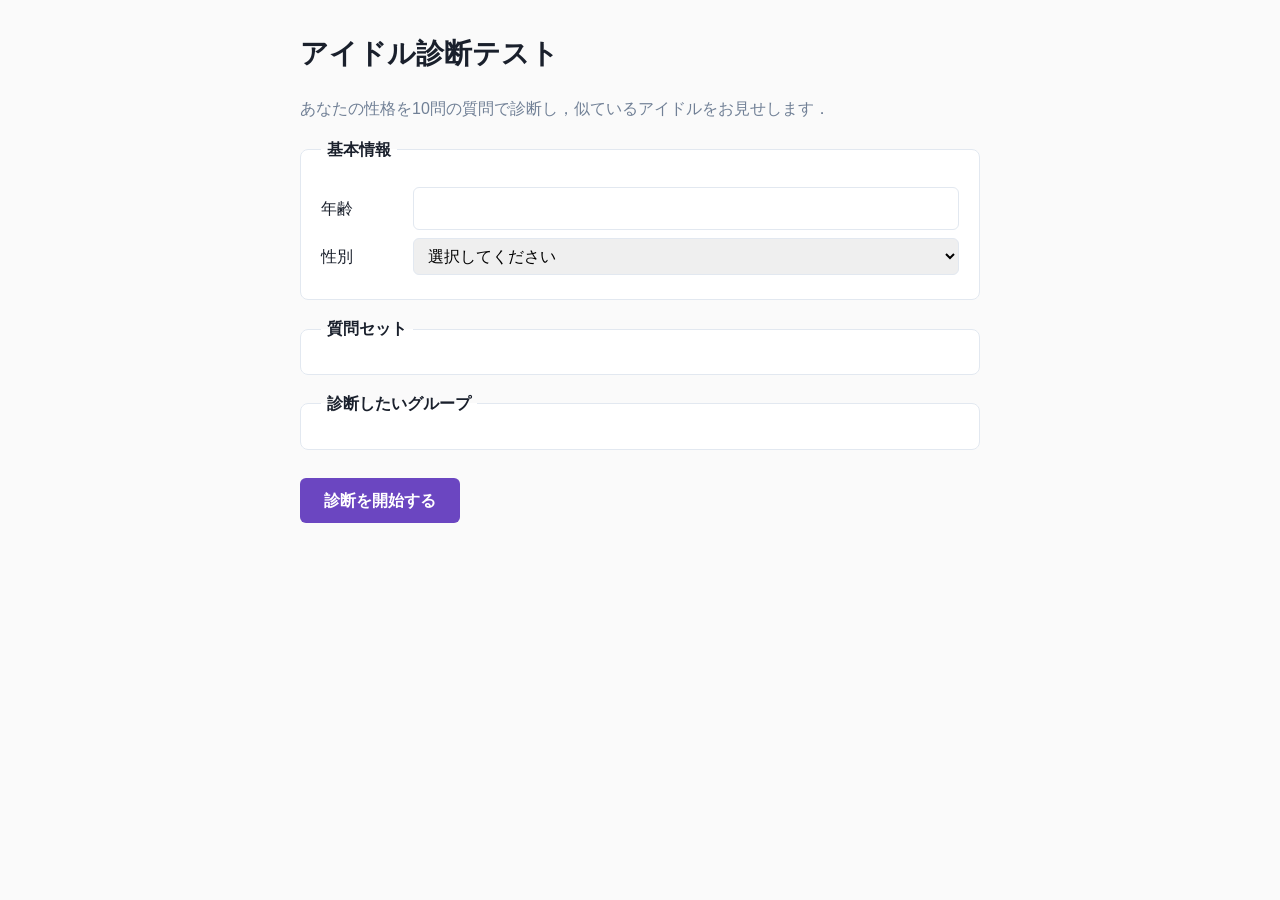
<file: index.html>
<!DOCTYPE html>
<html lang="ja">
<head>
<meta charset="UTF-8">
<title>アイドル診断テスト</title>
<meta http-equiv="refresh" content="0; url=./src/index.html">
</head>
<body>
<p>自動的に遷移しない場合は <a href="./src/index.html">こちら</a> をクリックしてください．</p>
</body>
</html>
</file>
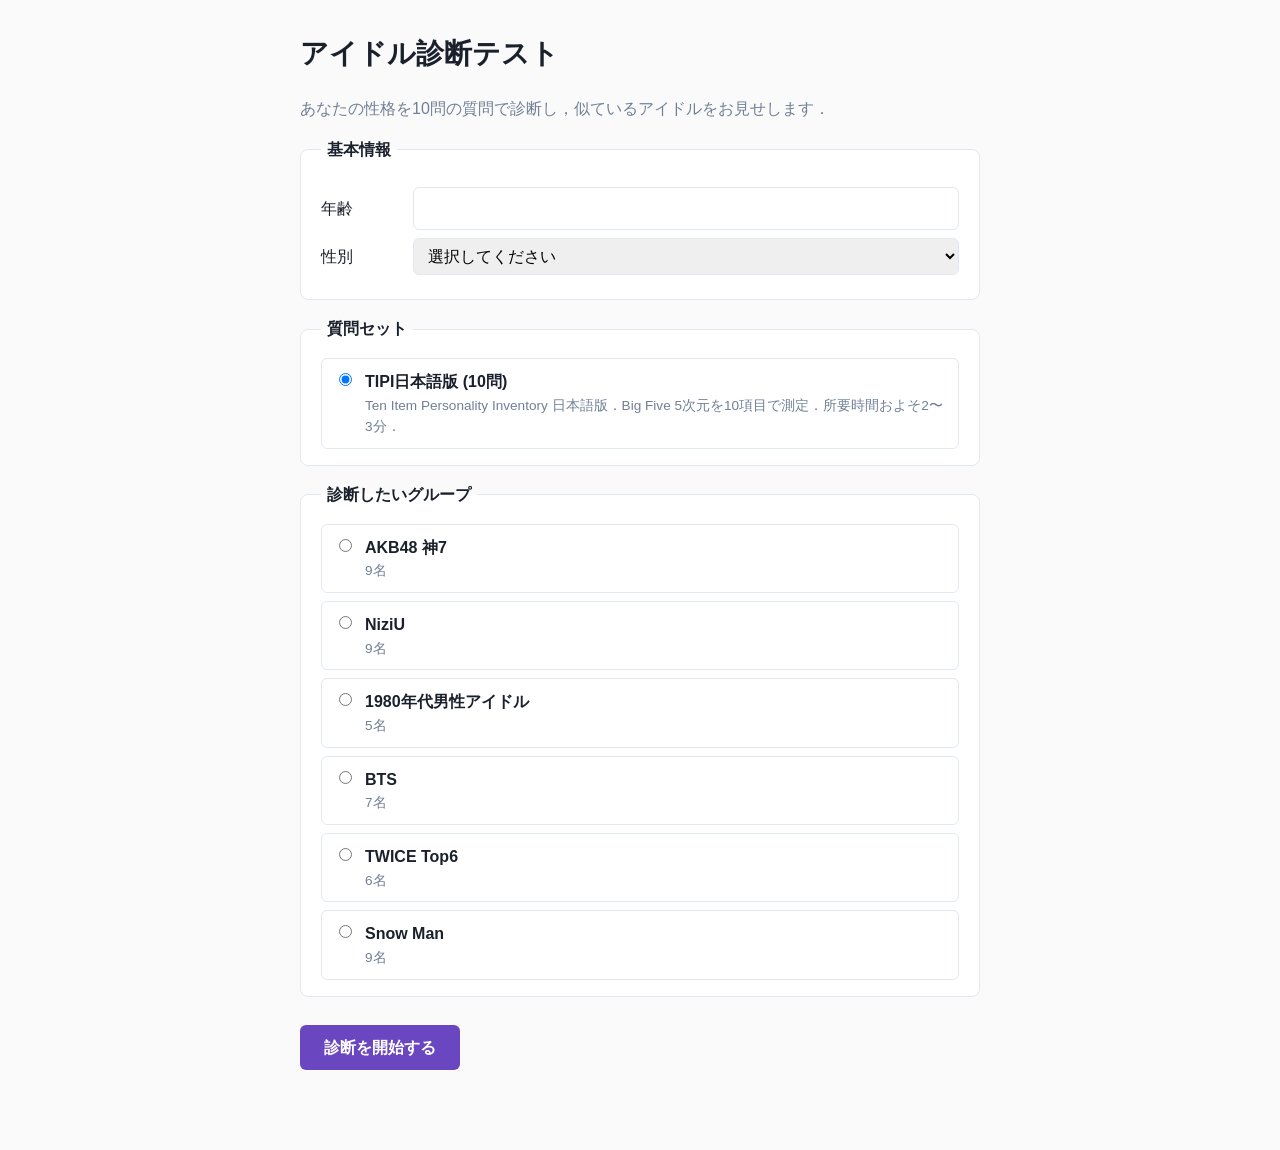
<file: src/index.html>
<!DOCTYPE html>
<html lang="ja">
<head>
<meta charset="UTF-8">
<title>アイドル診断テスト</title>
<meta name="viewport" content="width=device-width, initial-scale=1">
<link rel="stylesheet" href="./style.css">
</head>
<body>
<main class="container">
  <h1>アイドル診断テスト</h1>
  <p class="lead">あなたの性格を10問の質問で診断し，似ているアイドルをお見せします．</p>

  <form id="startForm">
    <fieldset>
      <legend>基本情報</legend>
      <label class="row">
        <span class="label">年齢</span>
        <input type="number" name="age" min="1" max="120" required inputmode="numeric">
      </label>
      <label class="row">
        <span class="label">性別</span>
        <select name="gender" required>
          <option value="">選択してください</option>
          <option value="female">女性</option>
          <option value="male">男性</option>
          <option value="other">その他 / 無回答</option>
        </select>
      </label>
    </fieldset>

    <fieldset>
      <legend>質問セット</legend>
      <div id="questionSetContainer" class="choice-list"></div>
    </fieldset>

    <fieldset>
      <legend>診断したいグループ</legend>
      <div id="groupContainer" class="choice-list"></div>
    </fieldset>

    <button type="submit" class="primary-btn">診断を開始する</button>
  </form>
</main>

<script type="module">
import { saveSession, loadGroups, loadQuestionSets } from "./app.js";

const qsContainer = document.getElementById("questionSetContainer");
const grpContainer = document.getElementById("groupContainer");

const [sets, groups] = await Promise.all([loadQuestionSets(), loadGroups()]);

// 質問セット: デフォルトで default=true のものを選択
for (const s of sets) {
  const id = `qset-${s.id}`;
  const checked = s.default ? "checked" : "";
  qsContainer.insertAdjacentHTML("beforeend", `
    <label class="radio-row">
      <input type="radio" name="questionSetId" value="${s.id}" id="${id}" ${checked} required>
      <span>
        <strong>${s.name}</strong>
        <small>${s.description ?? ""}</small>
      </span>
    </label>`);
}

// グループ: enabled_default=true のみ表示．無効グループは管理画面経由で有効化したい場合に備え全表示はしない
const enabled = groups.filter((g) => g.enabled_default);
for (const g of enabled) {
  grpContainer.insertAdjacentHTML("beforeend", `
    <label class="radio-row">
      <input type="radio" name="groupId" value="${g.id}" required>
      <span><strong>${g.name}</strong><small>${g.members.length}名</small></span>
    </label>`);
}
if (enabled.length === 0) {
  grpContainer.insertAdjacentHTML("beforeend",
    `<p class="warning">enabled_default=true のグループがありません．data/groups.json を確認してください．</p>`);
}

document.getElementById("startForm").addEventListener("submit", (e) => {
  e.preventDefault();
  const fd = new FormData(e.target);
  saveSession({
    age: Number(fd.get("age")),
    gender: fd.get("gender"),
    questionSetId: fd.get("questionSetId"),
    groupId: fd.get("groupId"),
    startedAt: new Date().toISOString(),
  });
  location.href = "./question.html";
});
</script>
</body>
</html>
</file>
<file: src/style.css>
/* 画面表示用 (印刷用は print.css で上書き) */

:root {
  --primary: #6b46c1;
  --primary-dark: #553c9a;
  --border: #e2e8f0;
  --bg: #fafafa;
  --text: #1a202c;
  --muted: #718096;
}

* { box-sizing: border-box; }
html, body { margin: 0; padding: 0; }
body {
  font-family: "Hiragino Sans", "Yu Gothic", "Meiryo", sans-serif;
  background: var(--bg);
  color: var(--text);
  line-height: 1.6;
}

.container {
  max-width: 720px;
  margin: 0 auto;
  padding: 32px 20px 80px;
}

h1 { margin-top: 0; font-size: 1.75rem; }
.lead { color: var(--muted); }

fieldset {
  border: 1px solid var(--border);
  border-radius: 8px;
  padding: 16px 20px;
  margin: 16px 0;
  background: #fff;
}
legend { font-weight: 600; padding: 0 6px; }

.row { display: flex; gap: 12px; align-items: center; margin: 8px 0; }
.row .label { width: 80px; font-weight: 500; }
.row input, .row select {
  flex: 1; padding: 8px 10px;
  border: 1px solid var(--border); border-radius: 6px;
  font: inherit;
}

.choice-list { display: grid; gap: 8px; }
.radio-row {
  display: flex; align-items: flex-start; gap: 10px;
  padding: 10px 12px; border: 1px solid var(--border); border-radius: 6px;
  cursor: pointer; background: #fff;
}
.radio-row:hover { border-color: var(--primary); }
.radio-row input[type="radio"] { margin-top: 4px; }
.radio-row small { display: block; color: var(--muted); font-size: 0.85em; }

.primary-btn {
  display: inline-block;
  background: var(--primary); color: #fff; border: 0;
  padding: 10px 24px; border-radius: 6px;
  font: inherit; font-weight: 600; cursor: pointer;
  margin-top: 12px;
}
.primary-btn:hover { background: var(--primary-dark); }

.link-btn {
  display: inline-block; padding: 10px 16px;
  color: var(--primary); background: #fff;
  border: 1px solid var(--border); border-radius: 6px;
  font: inherit; text-decoration: none; cursor: pointer;
}

.warning { color: #c05621; }

/* ---- 質問ページ ---- */
.question-block {
  background: #fff; border: 1px solid var(--border); border-radius: 8px;
  padding: 16px; margin: 12px 0;
}
.qnum { color: var(--primary); font-weight: 700; font-size: 0.9em; }
.qtext { font-size: 1.05em; margin: 4px 0 14px; }

.scale-choices {
  display: grid;
  grid-template-columns: repeat(7, minmax(0, 1fr));
  gap: 6px;
}
.scale-choice {
  display: flex; flex-direction: column; align-items: center;
  padding: 8px 4px; border: 1px solid var(--border); border-radius: 6px;
  cursor: pointer; text-align: center; background: #fff; font-size: 0.8em;
}
.scale-choice:has(input:checked) {
  background: var(--primary); color: #fff; border-color: var(--primary);
}
.scale-choice input { display: none; }
.scale-num { font-weight: 700; font-size: 1.1em; }
.scale-label { color: var(--muted); font-size: 0.8em; }
.scale-choice:has(input:checked) .scale-label { color: rgba(255,255,255,0.85); }

.actions { margin-top: 24px; display: flex; gap: 12px; align-items: center; }

/* ---- 結果ページ ---- */
.result-container { max-width: 820px; }
.result-card {
  background: #fff; border: 1px solid var(--border); border-radius: 12px;
  padding: 32px; box-shadow: 0 2px 12px rgba(0,0,0,0.04);
}
.result-card h1 {
  text-align: center; font-size: 1.5rem; margin-bottom: 24px;
}
.result-card h1 span { color: var(--primary); }
.result-body {
  display: grid;
  grid-template-columns: 240px 1fr;
  gap: 24px;
  align-items: start;
  margin-bottom: 24px;
}
.result-image-col img {
  width: 100%; height: auto; border-radius: 8px; display: block;
}
.result-desc-col p { margin: 0; white-space: pre-wrap; line-height: 1.8; }

.chart-wrap { display: flex; justify-content: center; margin: 24px 0; }

.footnote { text-align: center; color: var(--muted); font-size: 0.85em; margin: 16px 0 0; }

.submit-status { color: var(--muted); font-size: 0.9em; margin-left: auto; }

@media (max-width: 640px) {
  .result-body { grid-template-columns: 1fr; }
  .scale-choices { grid-template-columns: repeat(7, 1fr); font-size: 0.75em; }
}
</file>
